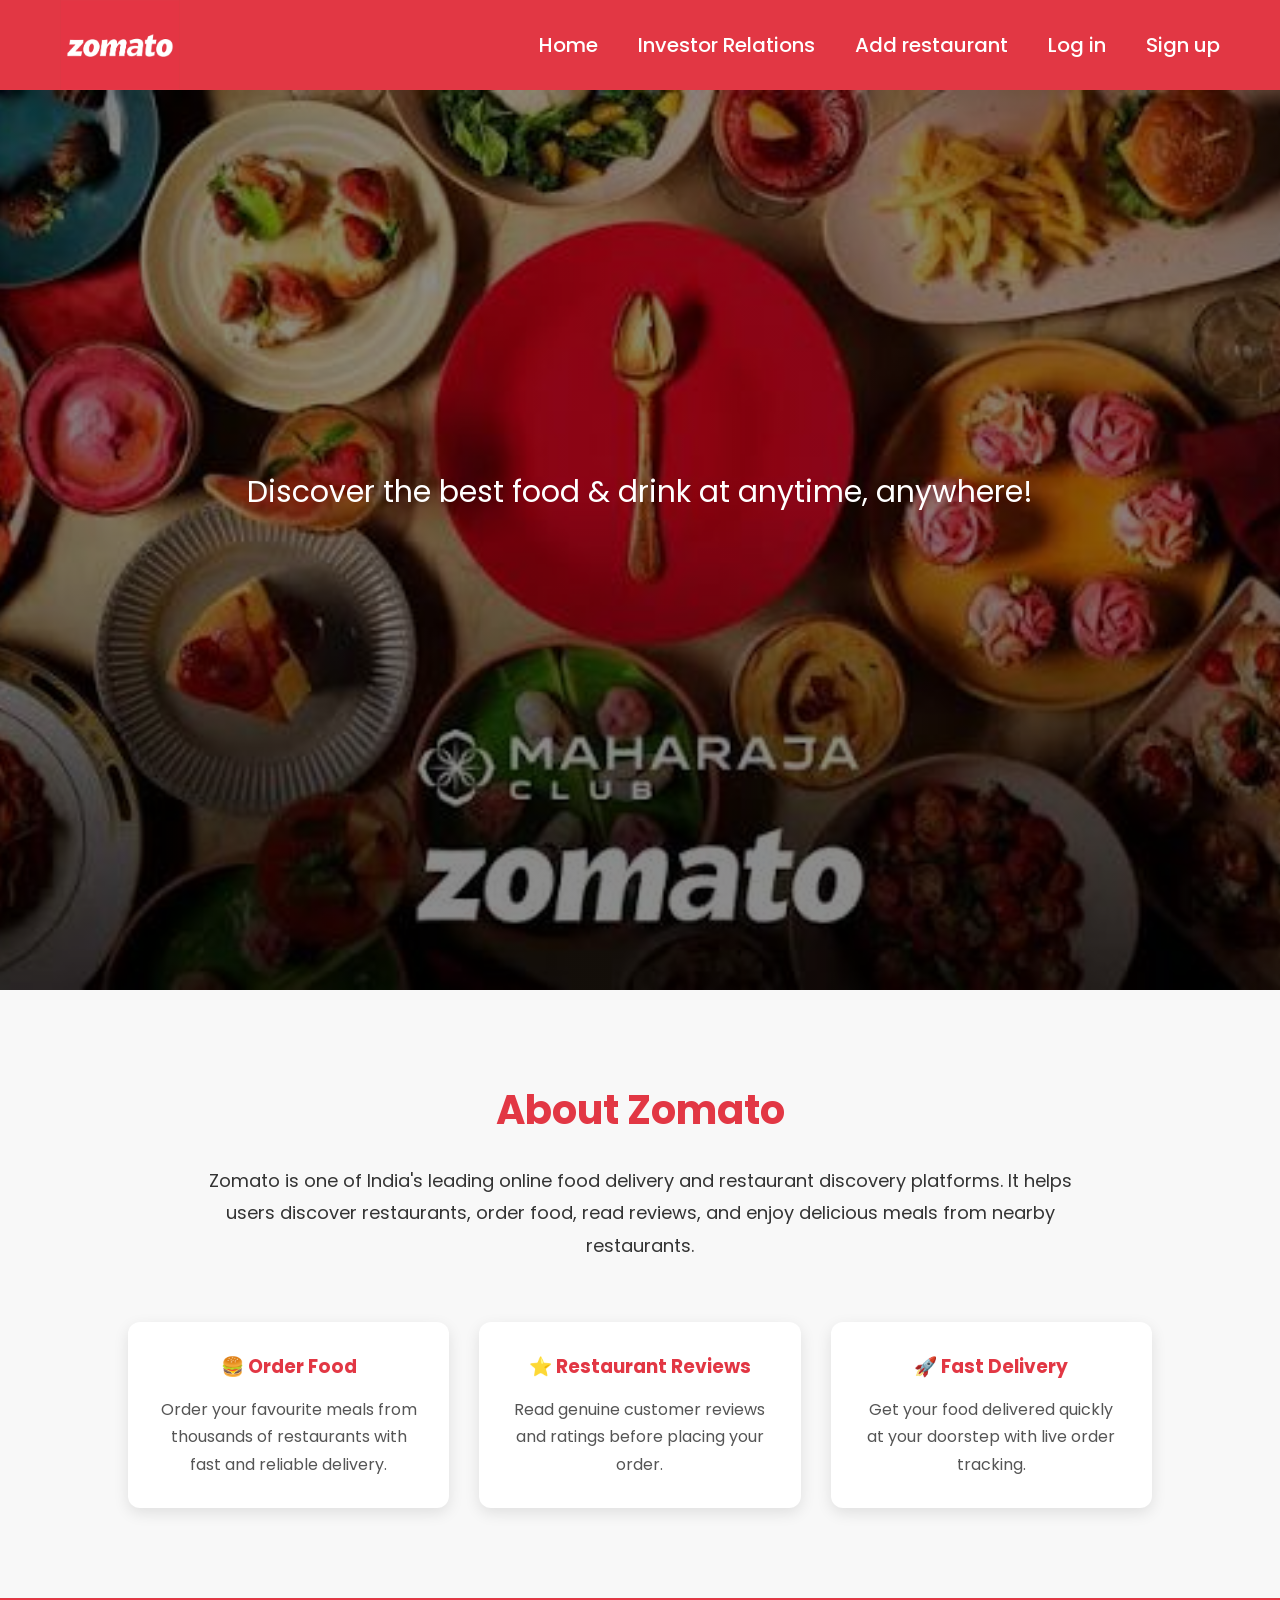
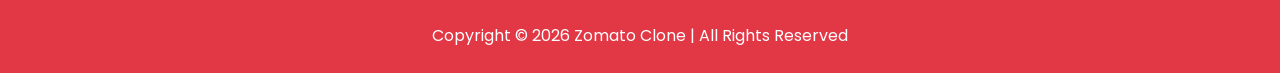
<file: index.html>
<!DOCTYPE html>
<html lang="en">

<head>
    <meta charset="UTF-8">
    <meta name="viewport" content="width=device-width, initial-scale=1.0">
    <title>Zomato Delivery App Clone</title>
    <link rel="stylesheet" href="style.css">
</head>

<body>
    <header>
        <div class="logo">
            <img src="images/logo.png" alt="">

        </div>
        <ul>
            <li><a href="">Home</a></li>
            <li><a href="investor.html">Investor Relations</a></li>
            <li><a href="add_restaurant.html">Add restaurant</a></li>
            <li><a href="login.html">Log in</a></li>
            <li><a href="signup.html">Sign up</a></li>
        </ul>
    </header>

    <main>
        <section>
            <img src="images/zomato1.png" alt="">
            <p>Discover the best food & drink at anytime, anywhere!</p>
            <input placeholder="Search for restaurant, cuisine or a dish">
        </section>

        <section class="about">
            <!-- write something about zomato delivery app and html elements here -->
            <h2>About Zomato</h2>

            <p>
                Zomato is one of India's leading online food delivery and restaurant
                discovery platforms. It helps users discover restaurants, order food,
                read reviews, and enjoy delicious meals from nearby restaurants.
            </p>

            <div class="cards">

                <div class="card">
                    <h3>🍔 Order Food</h3>
                    <p>
                        Order your favourite meals from thousands of restaurants
                        with fast and reliable delivery.
                    </p>
                </div>

                <div class="card">
                    <h3>⭐ Restaurant Reviews</h3>
                    <p>
                        Read genuine customer reviews and ratings before placing
                        your order.
                    </p>
                </div>

                <div class="card">
                    <h3>🚀 Fast Delivery</h3>
                    <p>
                        Get your food delivered quickly at your doorstep with
                        live order tracking.
                    </p>
                </div>

            </div>
        </section>
    </main>
    <footer>
        Copyright &copy; 2026 Zomato Clone | All Rights Reserved
    </footer>
    <script src="script.js"></script>
</body>

</html>
</file>
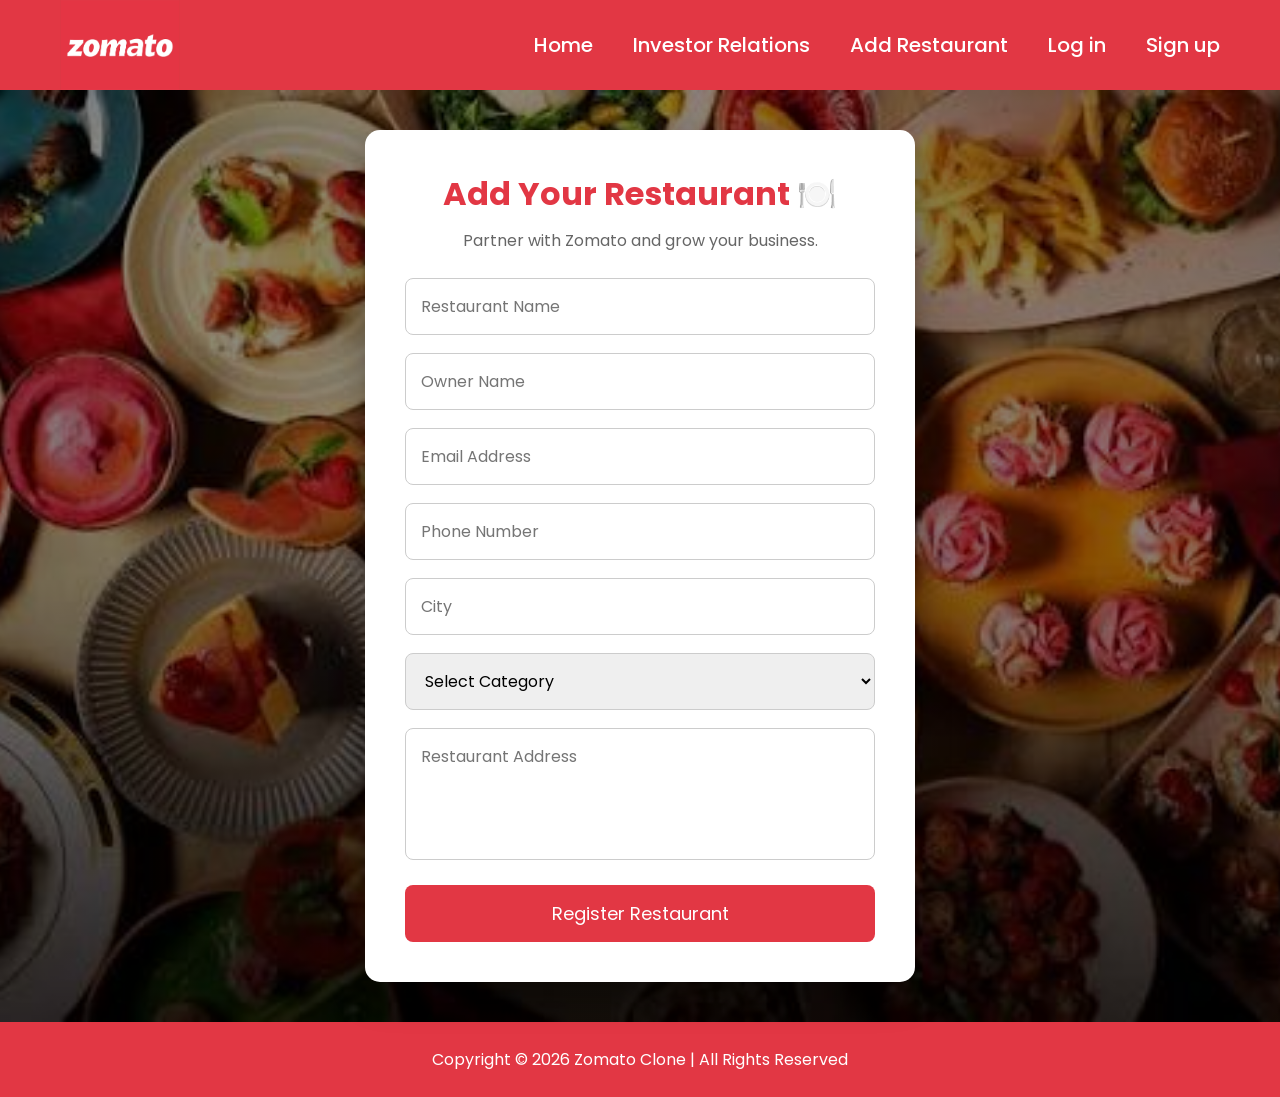
<file: add_restaurant.html>
<!DOCTYPE html>
<html lang="en">

<head>
    <meta charset="UTF-8">
    <meta name="viewport" content="width=device-width, initial-scale=1.0">
    <title>Add Restaurant | Zomato Clone</title>
    <link rel="stylesheet" href="style.css">
</head>

<body>

    <header>

        <div class="logo">
            <img src="images/logo.png" alt="">
        </div>

        <ul>
            <li><a href="index.html">Home</a></li>
            <li><a href="investor.html">Investor Relations</a></li>
            <li><a href="add_restaurant.html">Add Restaurant</a></li>
            <li><a href="login.html">Log in</a></li>
            <li><a href="signup.html">Sign up</a></li>
        </ul>

    </header>

    <main class="restaurant-page">

        <div class="restaurant-box">

            <h1>Add Your Restaurant 🍽️</h1>

            <p>Partner with Zomato and grow your business.</p>

            <form id="restaurantForm">

                <input type="text" id="restaurantName" placeholder="Restaurant Name" required>

                <input type="text" id="ownerName" placeholder="Owner Name" required>

                <input type="email" id="email" placeholder="Email Address" required>

                <input type="tel" id="phone" placeholder="Phone Number" required>

                <input type="text" id="city" placeholder="City" required>

                <select id="category" required>

                    <option value="">Select Category</option>

                    <option>North Indian</option>

                    <option>South Indian</option>

                    <option>Chinese</option>

                    <option>Italian</option>

                    <option>Fast Food</option>

                    <option>Desserts</option>

                    <option>Cafe</option>

                </select>

                <textarea id="address" placeholder="Restaurant Address" rows="4" required></textarea>

                <button type="submit">
                    Register Restaurant
                </button>

            </form>

        </div>

    </main>

    <footer>

        Copyright &copy; 2026 Zomato Clone | All Rights Reserved

    </footer>

    <script src="script.js"></script>

</body>

</html>
</file>
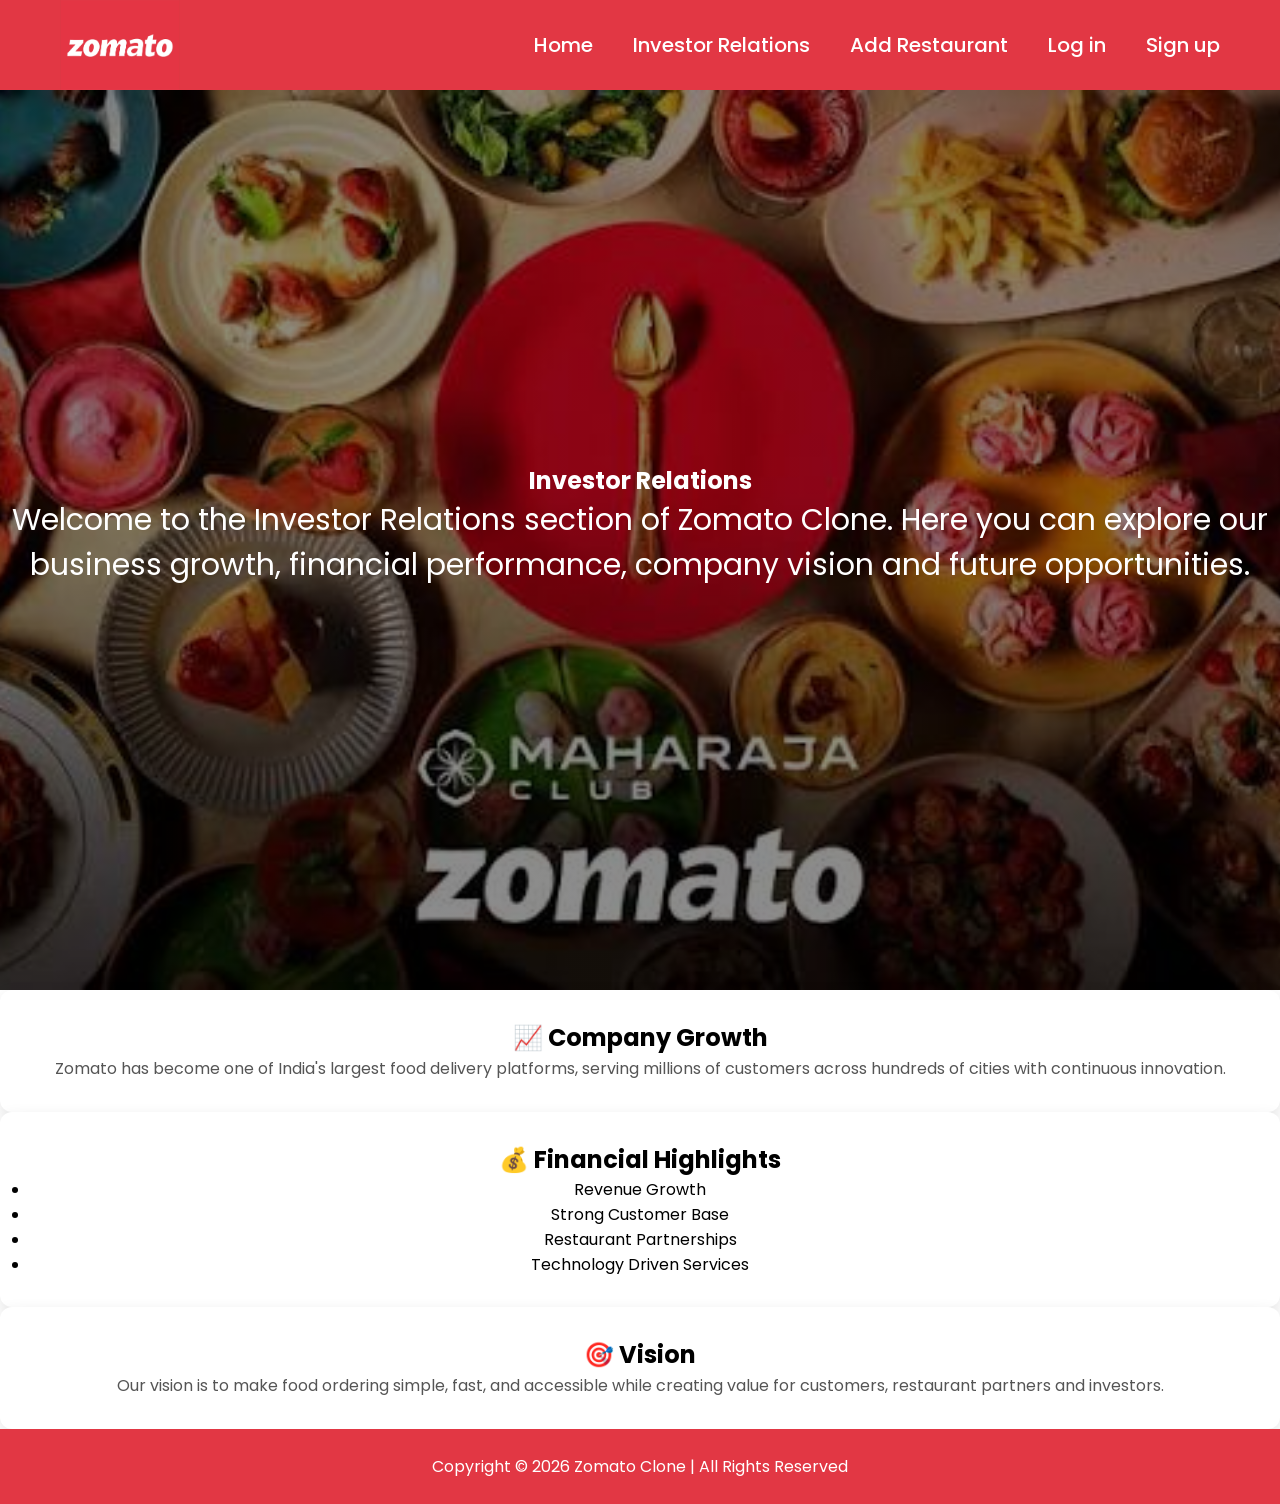
<file: investor.html>
<!DOCTYPE html>
<html lang="en">

<head>
    <meta charset="UTF-8">
    <meta name="viewport" content="width=device-width, initial-scale=1.0">
    <title>Investor Relations | Zomato Clone</title>
    <link rel="stylesheet" href="style.css">
</head>

<body>

    <header>
        <div class="logo">
            <img src="images/logo.png" alt="Zomato Logo">
        </div>

        <ul>
            <li><a href="index.html">Home</a></li>
            <li><a href="investor.html">Investor Relations</a></li>
            <li><a href="add_restaurant.html">Add Restaurant</a></li>
            <li><a href="login.html">Log in</a></li>
            <li><a href="signup.html">Sign up</a></li>
        </ul>
    </header>

    <main class="investor-page">

        <section class="investor-banner">
            <h1>Investor Relations</h1>
            <p>
                Welcome to the Investor Relations section of Zomato Clone.
                Here you can explore our business growth, financial performance,
                company vision and future opportunities.
            </p>
        </section>

        <section class="investor-info">

            <div class="card">
                <h2>📈 Company Growth</h2>
                <p>
                    Zomato has become one of India's largest food delivery
                    platforms, serving millions of customers across hundreds
                    of cities with continuous innovation.
                </p>
            </div>

            <div class="card">
                <h2>💰 Financial Highlights</h2>
                <ul>
                    <li>Revenue Growth</li>
                    <li>Strong Customer Base</li>
                    <li>Restaurant Partnerships</li>
                    <li>Technology Driven Services</li>
                </ul>
            </div>

            <div class="card">
                <h2>🎯 Vision</h2>
                <p>
                    Our vision is to make food ordering simple, fast,
                    and accessible while creating value for customers,
                    restaurant partners and investors.
                </p>
            </div>

        </section>
    </main>

    <footer>
        Copyright &copy; 2026 Zomato Clone | All Rights Reserved
    </footer>

    <script src="script.js"></script>

</body>

</html>
</file>
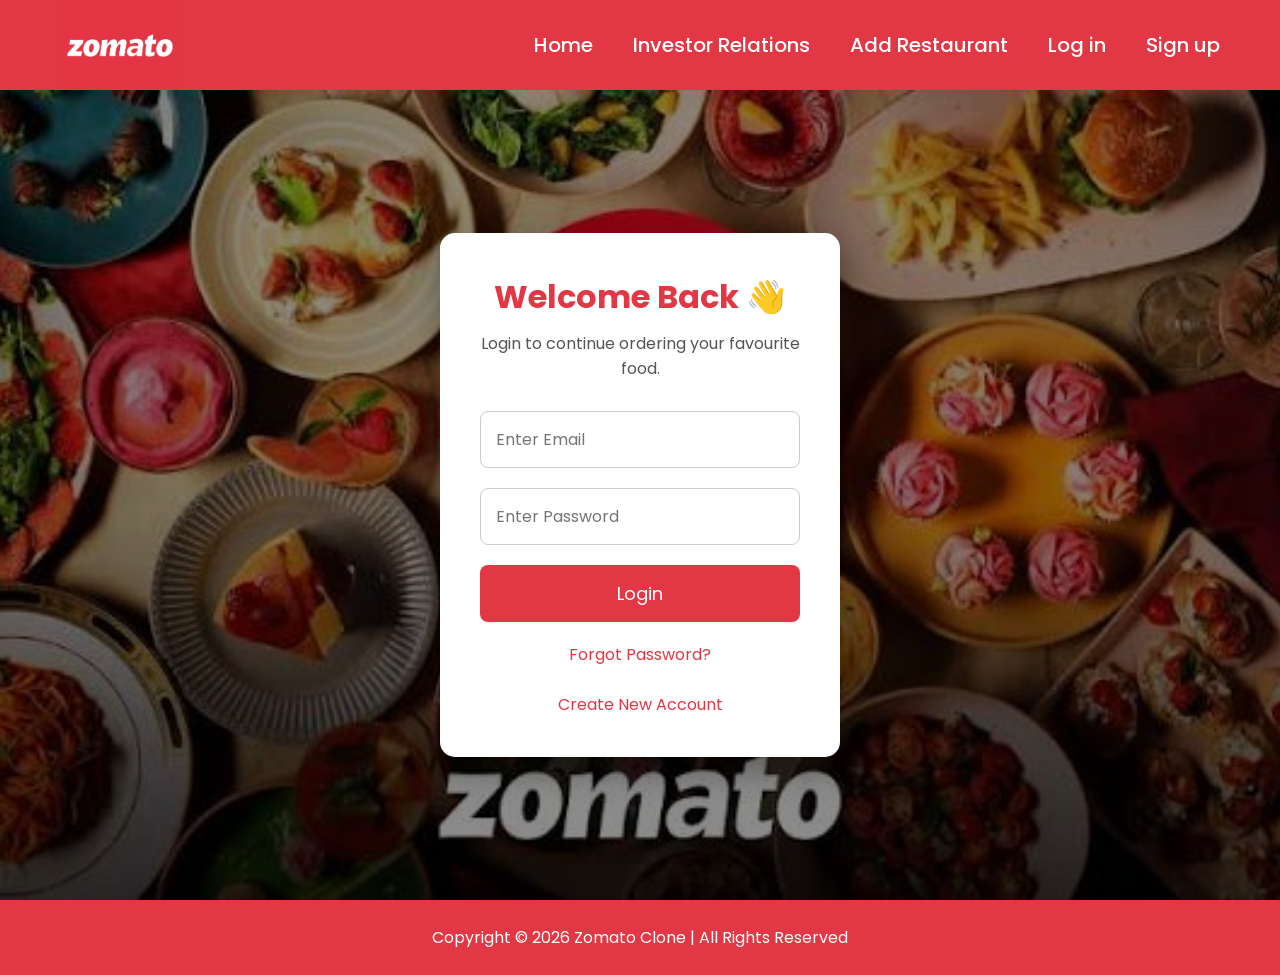
<file: login.html>
<!DOCTYPE html>
<html lang="en">

<head>
    <meta charset="UTF-8">
    <meta name="viewport" content="width=device-width, initial-scale=1.0">
    <title>Login | Zomato Clone</title>
    <link rel="stylesheet" href="style.css">
</head>

<body>

    <header>
        <div class="logo">
            <img src="images/logo.png" alt="">
        </div>

        <ul>
            <li><a href="index.html">Home</a></li>
            <li><a href="investor.html">Investor Relations</a></li>
            <li><a href="add_restaurant.html">Add Restaurant</a></li>
            <li><a href="login.html">Log in</a></li>
            <li><a href="signup.html">Sign up</a></li>
        </ul>
    </header>

    <main class="login-page">

        <div class="login-box">

            <h1>Welcome Back 👋</h1>

            <p>Login to continue ordering your favourite food.</p>

            <form>

                <input type="email" placeholder="Enter Email">

                <input type="password" placeholder="Enter Password">

                <button type="submit">
                    Login
                </button>

            </form>

            <div class="login-links">
                <a href="#">Forgot Password?</a>
                <br><br>
                <a href="#">Create New Account</a>
            </div>

        </div>

    </main>

    <footer>
        Copyright &copy; 2026 Zomato Clone | All Rights Reserved
    </footer>

    <script src="script.js"></script>

</body>

</html>
</file>
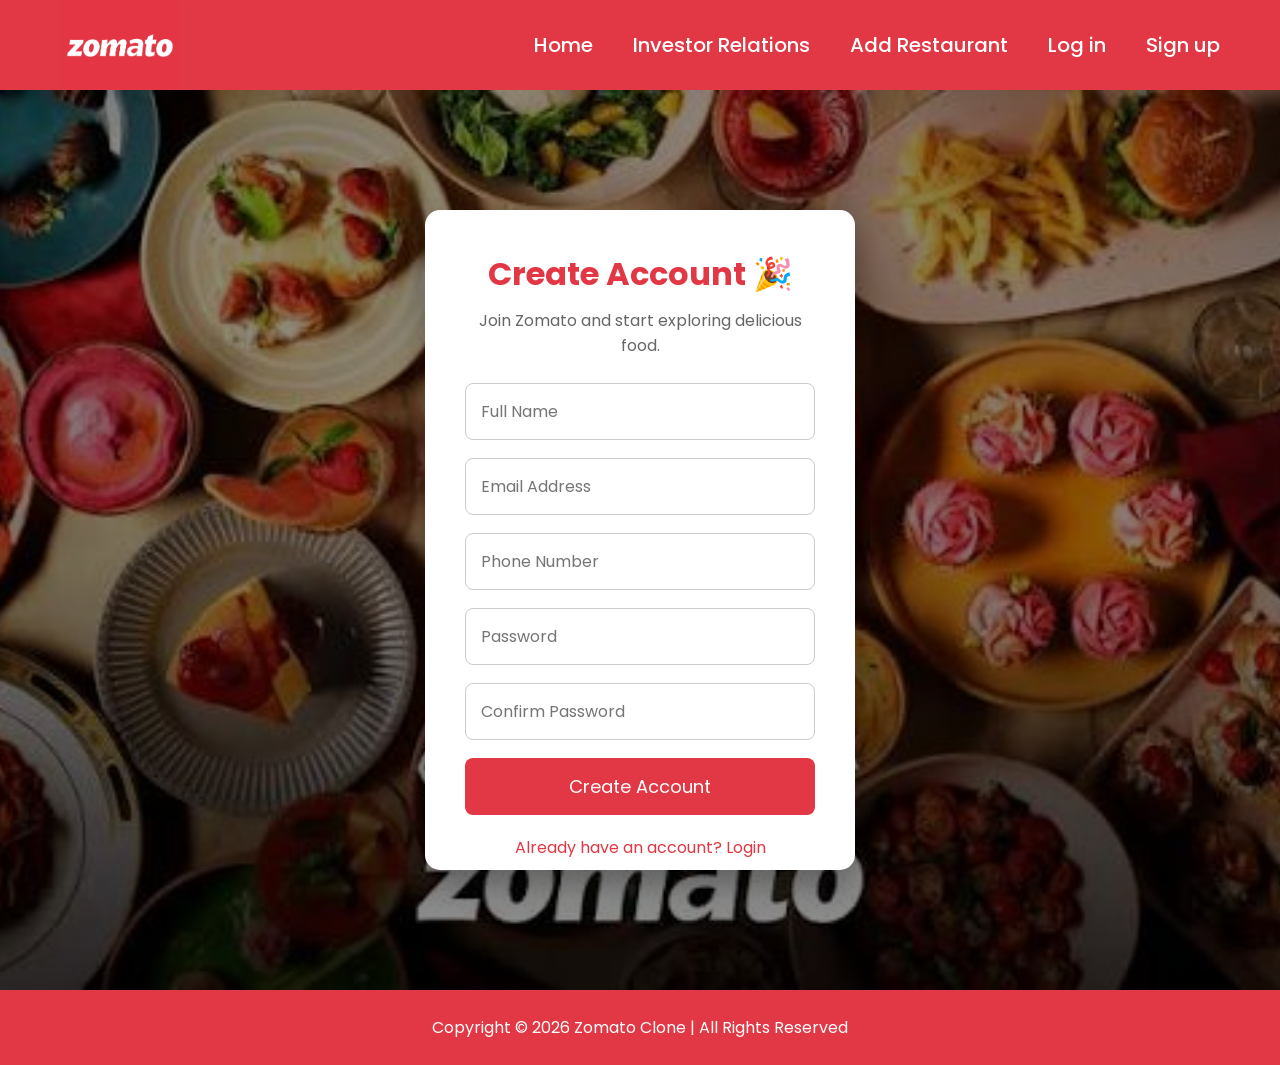
<file: signup.html>
<!DOCTYPE html>
<html lang="en">

<head>
    <meta charset="UTF-8">
    <meta name="viewport" content="width=device-width, initial-scale=1.0">
    <title>Sign Up | Zomato Clone</title>
    <link rel="stylesheet" href="style.css">
</head>

<body>

    <header>
        <div class="logo">
            <img src="images/logo.png" alt="">
        </div>

        <ul>
            <li><a href="index.html">Home</a></li>
            <li><a href="investor.html">Investor Relations</a></li>
            <li><a href="add_restaurant.html">Add Restaurant</a></li>
            <li><a href="login.html">Log in</a></li>
            <li><a href="signup.html">Sign up</a></li>
        </ul>
    </header>

    <main class="signup-page">

        <div class="signup-box">

            <h1>Create Account 🎉</h1>

            <p>Join Zomato and start exploring delicious food.</p>

            <form id="signupForm">

                <input type="text" id="name" placeholder="Full Name" required>

                <input type="email" id="email" placeholder="Email Address" required>

                <input type="tel" id="phone" placeholder="Phone Number" required>

                <input type="password" id="password" placeholder="Password" required>

                <input type="password" id="confirmPassword" placeholder="Confirm Password" required>

                <button type="submit">Create Account</button>

            </form>

            <div class="signup-links">
                <a href="login.html">Already have an account? Login</a>
            </div>

        </div>

    </main>

    <footer>
        Copyright &copy; 2026 Zomato Clone | All Rights Reserved
    </footer>

    <script src="script.js"></script>

</body>

</html>
</file>
<file: style.css>
@import url('https://fonts.googleapis.com/css2?family=Poppins:wght@300;400;500;600;700&display=swap');

* {
    margin: 0;
    padding: 0;
    box-sizing: border-box;
    font-family: 'Poppins', sans-serif;
}

html {
    scroll-behavior: smooth;
}

body {
    background: #ffffff;
}

/* HEADER */

header {
    position: fixed;
    top: 0;
    left: 0;
    width: 100%;
    height: 90px;
    background: #e23744;

    display: flex;
    justify-content: space-between;
    align-items: center;

    padding: 0 60px;
    z-index: 1000;
}

/* Logo */

.logo {
    display: flex;
    align-items: center;
}

.logo img {
    width: 120px;
    height: auto;
    display: block;
}

/* Navigation */

header ul {
    display: flex;
    align-items: center;
    gap: 40px;
    list-style: none;
}

header ul li {
    list-style: none;
}

header ul li a {
    color: white;
    text-decoration: none;
    font-size: 20px;
    font-weight: 500;
    white-space: nowrap;
    transition: 0.3s;
}

header ul li a:hover {
    color: #ffe6e8;
}

/* MAIN SECTION */

main {
    margin-top: 90px;
}

main section:first-child {
    height: 100vh;
    width: 100%;

    background: linear-gradient(rgba(0, 0, 0, 0.45),
            rgba(0, 0, 0, 0.45)),
        url("images/zomato1.png");

    background-size: cover;
    background-position: center;
    background-repeat: no-repeat;

    display: flex;
    flex-direction: column;
    justify-content: center;
    align-items: center;

    text-align: center;
    color: white;
}

/* Center Logo */

main section:first-child img {
    display: none;
}

/* Heading */

main section:first-child p {
    font-size: 30px;
    font-weight: 400;
    margin-bottom: 30px;
}

/* Search Box */

main section:first-child input {
    width: 700px;
    max-width: 90%;
    padding: 18px 25px;
    border: none;
    border-radius: 10px;
    outline: none;
    font-size: 20px;
}

/* ABOUT */

.about {

    padding: 90px 10%;
    background: #f8f8f8;
    color: #333;

}

.about h2 {

    text-align: center;
    color: #e23744;
    font-size: 40px;
    margin-bottom: 25px;

}

.about>p {

    max-width: 900px;
    margin: auto;
    text-align: center;
    line-height: 1.8;
    font-size: 18px;

}

.cards {

    margin-top: 60px;

    display: grid;

    grid-template-columns: repeat(auto-fit, minmax(260px, 1fr));

    gap: 30px;

}

.card {

    background: white;

    padding: 30px;

    border-radius: 12px;

    text-align: center;

    box-shadow: 0 5px 15px rgba(0, 0, 0, .1);

    transition: .3s;

}

.card:hover {

    transform: translateY(-10px);

    box-shadow: 0 10px 25px rgba(226, 55, 68, .3);

}

.card h3 {

    color: #e23744;
    margin-bottom: 15px;

}

.card p {

    color: #555;
    line-height: 1.7;

}

/* FOOTER */

footer {

    background: #e23744;

    color: white;

    text-align: center;

    padding: 25px;

}

/* RESPONSIVE */

@media(max-width:768px) {

    header {

        flex-direction: column;
        gap: 15px;

    }

    header ul {

        flex-wrap: wrap;
        justify-content: center;
        gap: 15px;

    }

    main section:first-child p {

        font-size: 28px;

    }

    main section:first-child img {

        width: 220px;

    }

    .about h2 {

        font-size: 30px;

    }

    /* INVESTOR PAGE */

    .investor-page {
        margin-top: 80px;
    }

    .investor-banner {

        background: #e23744;
        color: white;

        text-align: center;

        padding: 80px 10%;

    }

    .investor-banner h1 {

        font-size: 20px;
        margin-bottom: 10px;

    }

    .investor-banner p {

        max-width: 800px;
        margin: auto;
        line-height: 1.8;
        font-size: 10px;

    }

    .investor-info {

        width: 90%;
        margin: 60px auto;

        display: grid;
        grid-template-columns: repeat(auto-fit, minmax(300px, 1fr));
        gap: 30px;

    }

    .investor-info .card {

        background: #ffffff;
        padding: 30px;
        border-radius: 15px;

        box-shadow: 0 8px 20px rgba(0, 0, 0, 0.15);

        text-align: center;

        transition: all .4s ease;

        border-top: 6px solid #e23744;
    }

    .investor-info .card:hover {

        transform: translateY(-10px);
        box-shadow: 0 15px 35px rgba(226, 55, 68, .35);

    }

    .investor-info .card h2 {
        color: #e23744;
        margin-bottom: 20px;
        font-size: 28px;
    }

    .investor-info .card p {
        color: #555;
        line-height: 1.8;
        font-size: 17px;
    }

    .investor-info .card ul {
        margin-top: 15px;
        padding-left: 20px;
    }

    .investor-info .card ul li {
        margin: 12px 0;
        color: #444;
        font-size: 16px;
    }

}

/* LOGIN PAGE */
.login-page {
    min-height: calc(100vh - 90px);

    display: flex;
    justify-content: center;
    align-items: center;

    margin-top: 90px;

    background-image:
        linear-gradient(rgba(0, 0, 0, .45), rgba(0, 0, 0, .45)),
        url("images/zomato1.png");

    background-size: cover;
    background-position: center;
    background-repeat: no-repeat;
}

.login-box {

    width: 400px;

    background: white;

    padding: 40px;

    border-radius: 15px;

    text-align: center;

    box-shadow: 0 15px 30px rgba(0, 0, 0, .3);

}

.login-box h1 {

    color: #e23744;

    margin-bottom: 10px;

}

.login-box p {

    color: #555;

    margin-bottom: 30px;

}

.login-box input {

    width: 100%;

    padding: 15px;

    margin-bottom: 20px;

    border: 1px solid #ccc;

    border-radius: 8px;

    outline: none;

    font-size: 16px;

}

.login-box input:focus {

    border: 2px solid #e23744;

}

.login-box button {

    width: 100%;

    padding: 15px;

    background: #e23744;

    color: white;

    border: none;

    border-radius: 8px;

    font-size: 18px;

    cursor: pointer;

    transition: .3s;

}

.login-box button:hover {

    background: #c71c35;

}

.login-links {

    margin-top: 20px;

}

.login-links a {

    color: #e23744;

    text-decoration: none;

}

.login-links a:hover {

    text-decoration: underline;

}

/* SIGN UP PAGE */

.signup-page {

    min-height: 100vh;

    display: flex;
    justify-content: center;
    align-items: center;

    margin-top: 90px;

    background-image:
        linear-gradient(rgba(0, 0, 0, .45), rgba(0, 0, 0, .45)),
        url("images/zomato1.png");

    background-size: cover;
    background-position: center;
    background-repeat: no-repeat;

}

.signup-box {

    width: 430px;

    margin-top: 10px;

    margin-bottom: 10px;

    height: 660px;

    background: white;

    padding: 40px;

    border-radius: 15px;

    box-shadow: 0 15px 30px rgba(0, 0, 0, .3);

    text-align: center;

}

.signup-box h1 {

    color: #e23744;

    margin-bottom: 10px;

}

.signup-box p {

    color: #666;

    margin-bottom: 25px;

}

.signup-box input {

    width: 100%;

    padding: 15px;

    margin-bottom: 18px;

    border: 1px solid #ccc;

    border-radius: 8px;

    outline: none;

    font-size: 16px;

}

.signup-box input:focus {

    border: 2px solid #e23744;

}

.signup-box button {

    width: 100%;

    padding: 15px;

    background: #e23744;

    color: white;

    border: none;

    border-radius: 8px;

    cursor: pointer;

    font-size: 18px;

    transition: .3s;

}

.signup-box button:hover {

    background: #c71c35;

}

.signup-links {

    margin-top: 20px;

}

.signup-links a {

    color: #e23744;

    text-decoration: none;

}

.signup-links a:hover {

    text-decoration: underline;

}

/* ADD RESTAURANT PAGE */

.restaurant-page {

    min-height: 100vh;

    display: flex;

    justify-content: center;

    align-items: center;

    margin-top: 90px;

    background-image:
        linear-gradient(rgba(0, 0, 0, .45), rgba(0, 0, 0, .45)),
        url("images/zomato1.png");

    background-size: cover;

    background-position: center;

    background-repeat: no-repeat;

    padding: 40px;

}

.restaurant-box {

    width: 550px;

    background: white;

    padding: 40px;

    border-radius: 15px;

    box-shadow: 0 15px 35px rgba(0, 0, 0, .3);

}

.restaurant-box h1 {

    text-align: center;

    color: #e23744;

    margin-bottom: 10px;

}

.restaurant-box p {

    text-align: center;

    margin-bottom: 25px;

    color: #666;

}

.restaurant-box input,
.restaurant-box select,
.restaurant-box textarea {

    width: 100%;

    padding: 15px;

    margin-bottom: 18px;

    border: 1px solid #ccc;

    border-radius: 8px;

    font-size: 16px;

    outline: none;

}

.restaurant-box input:focus,
.restaurant-box select:focus,
.restaurant-box textarea:focus {

    border: 2px solid #e23744;

}

.restaurant-box textarea {

    resize: none;

}

.restaurant-box button {

    width: 100%;

    padding: 15px;

    background: #e23744;

    color: white;

    border: none;

    font-size: 18px;

    border-radius: 8px;

    cursor: pointer;

    transition: .3s;

}

.restaurant-box button:hover {

    background: #c71c35;

    transform: scale(1.02);

}
</file>
